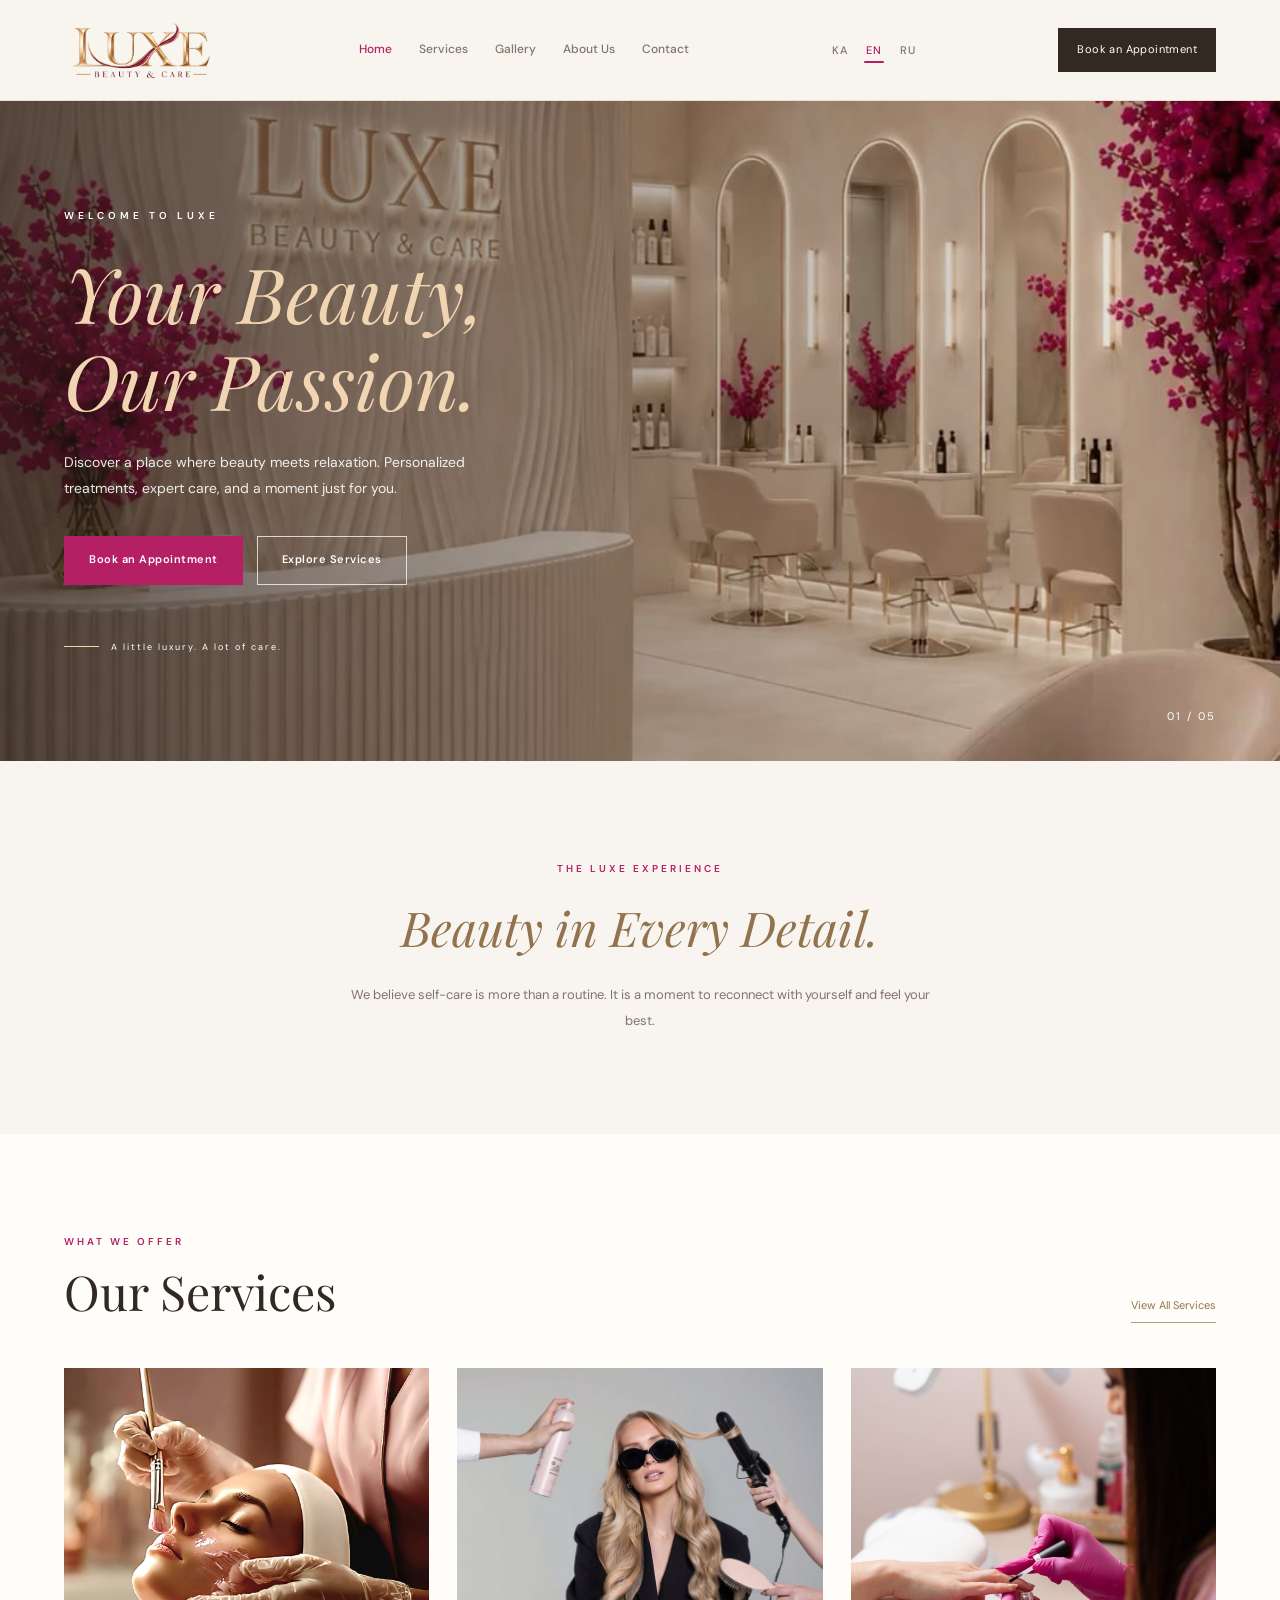
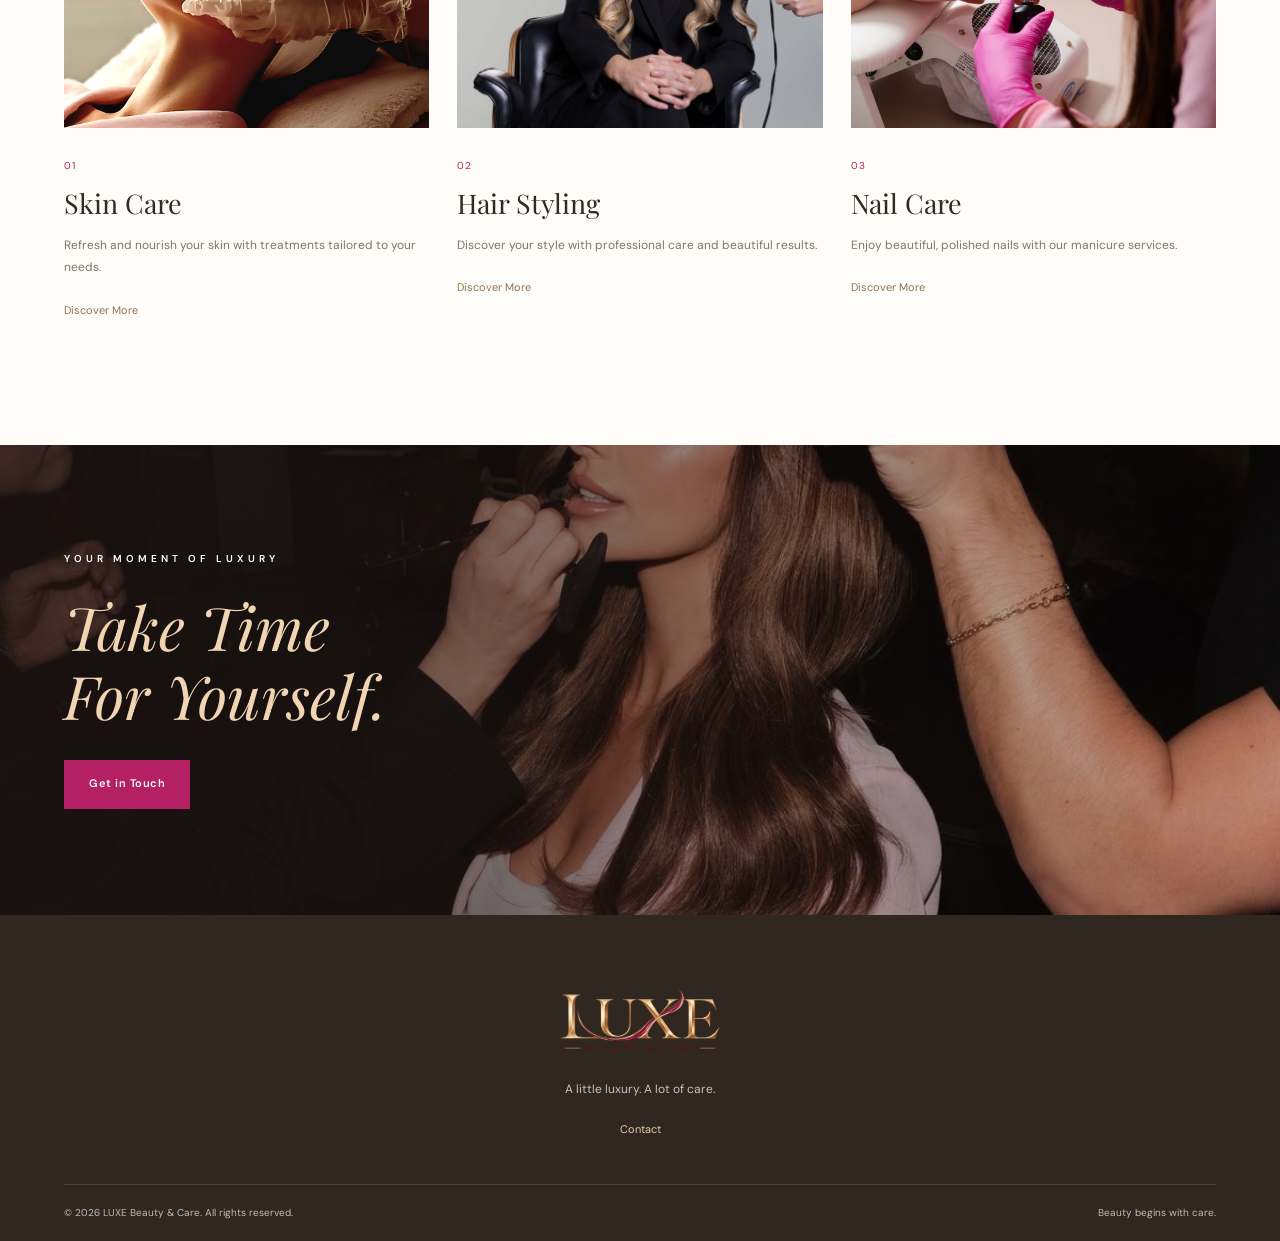
<file: index.html>
<!doctype html>
<html lang="en">
  <head>
    <meta charset="UTF-8" />
    <meta name="viewport" content="width=device-width, initial-scale=1.0" />

    <title>LUXE Beauty & Care | Beauty Salon</title>

    <meta
      name="description"
      content="Discover beauty, elegance and professional care at LUXE Beauty & Care."
    />

    <link rel="stylesheet" href="css/style.css" />
    <script src="js/script.js" defer></script>
  </head>

  <body>
    <!-- HEADER -->
    <header class="header">
      <div class="container navbar">
        <a href="index.html" class="logo">
          <img src="images/logo.png" alt="LUXE Beauty & Care" />
        </a>

        <nav class="nav-links">
          <a href="index.html" class="active" data-i18n="navHome">Home</a>
          <a href="services.html" data-i18n="navServices">Services</a>
          <a href="gallery.html" data-i18n="navGallery">Gallery</a>
          <a href="about.html" data-i18n="navAbout">About Us</a>
          <a href="contact.html" data-i18n="navContact">Contact</a>
        </nav>

        <div class="language-switcher" aria-label="Choose language">
          <button type="button" data-lang="ka" aria-label="ქართული">KA</button>
          <button type="button" data-lang="en" aria-label="English">EN</button>
          <button type="button" data-lang="ru" aria-label="Русский">RU</button>
        </div>

        <a href="contact.html" class="nav-button" data-i18n="navBook">
          Book an Appointment
        </a>
      </div>
    </header>

    <!-- HERO SECTION -->
    <main>
      <section class="hero">
        <div class="hero-image">
          <img
            src="images/salon-interior.jpg"
            alt="Elegant interior of LUXE Beauty & Care salon"
          />
        </div>

        <div class="hero-overlay"></div>

        <div class="hero-content">
          <p class="eyebrow" data-i18n="heroEyebrow">
            YOUR BEAUTY, OUR PASSION
          </p>

          <h1>
            <span class="hero-title-first" data-i18n="heroTitleFirst">
              Discover Your
            </span>
            <span data-i18n="heroTitleSecond">Natural Beauty</span>
          </h1>

          <p class="hero-description" data-i18n="heroDescription">
            Experience exceptional beauty services in an atmosphere of elegance,
            comfort and care.
          </p>

          <div class="hero-buttons">
            <a href="contact.html" class="button-primary" data-i18n="heroBook">
              Book Your Visit
            </a>

            <a
              href="services.html"
              class="button-secondary"
              data-i18n="heroExplore"
            >
              Explore Services
            </a>
          </div>

          <div class="hero-note">
            <span class="note-line"></span>
            <span data-i18n="heroNote">BEAUTY • CONFIDENCE • CARE</span>
          </div>
        </div>

        <div class="hero-number">01 / 05</div>
      </section>

      <!-- INTRODUCTION -->
      <section class="intro section-padding">
        <div class="section-label" data-i18n="introLabel">WELCOME TO LUXE</div>

        <h2>
          <span class="intro-title-first" data-i18n="introTitleFirst">
            Beauty is an experience.
          </span>
          <span data-i18n="introTitleSecond">Make it yours.</span>
        </h2>

        <p data-i18n="introDescription">
          From personalized skincare to beautiful hair and perfectly polished
          nails, discover services designed to help you feel your best.
        </p>
      </section>

      <!-- SERVICES PREVIEW -->
      <section class="services-preview section-padding" id="services">
        <div class="section-heading">
          <div>
            <div class="section-label" data-i18n="servicesLabel">
              WHAT WE OFFER
            </div>
            <h2 data-i18n="servicesTitle">Our Services</h2>
          </div>

          <a href="services.html" class="text-link" data-i18n="servicesViewAll">
            View All Services ↗
          </a>
        </div>

        <div class="services-grid">
          <article class="service-card">
            <div class="service-image">
              <img
                src="images/facial-treatment.jpg"
                alt="Professional facial treatment"
                loading="lazy"
              />
            </div>

            <div class="service-info">
              <span>01</span>
              <h3 data-i18n="skinCareTitle">Skin Care</h3>
              <p data-i18n="skinCareDescription">
                Personalized care for radiant-looking skin.
              </p>
              <a href="services.html" data-i18n="discoverMore">
                Discover More ↗
              </a>
            </div>
          </article>

          <article class="service-card">
            <div class="service-image">
              <img
                src="images/hair-styling.jpg"
                alt="Professional hair styling"
                loading="lazy"
              />
            </div>

            <div class="service-info">
              <span>02</span>
              <h3 data-i18n="hairStylingTitle">Hair Styling</h3>
              <p data-i18n="hairStylingDescription">
                Beautiful styles made for your personality.
              </p>
              <a href="services.html" data-i18n="discoverMore">
                Discover More ↗
              </a>
            </div>
          </article>

          <article class="service-card">
            <div class="service-image">
              <img
                src="images/nail-care.jpg"
                alt="Professional nail care"
                loading="lazy"
              />
            </div>

            <div class="service-info">
              <span>03</span>
              <h3 data-i18n="nailCareTitle">Nail Care</h3>
              <p data-i18n="nailCareDescription">
                Thoughtful details and polished finishes.
              </p>
              <a href="services.html" data-i18n="discoverMore">
                Discover More ↗
              </a>
            </div>
          </article>
        </div>
      </section>

      <!-- BEAUTY BANNER -->
      <section class="beauty-banner">
        <img
          src="images/hair-makeup.jpg"
          alt="Professional beauty styling"
          loading="lazy"
        />

        <div class="beauty-banner-overlay"></div>

        <div class="beauty-banner-content">
          <p class="eyebrow" data-i18n="bannerEyebrow">YOUR MOMENT OF LUXURY</p>

          <h2>
            <span class="banner-title-first" data-i18n="bannerTitleFirst">
              Take time for
            </span>
            <span data-i18n="bannerTitleSecond">yourself.</span>
          </h2>

          <a href="contact.html" class="button-primary" data-i18n="getInTouch">
            Get in Touch
          </a>
        </div>
      </section>
    </main>

    <!-- FOOTER -->
    <footer class="footer">
      <div class="footer-main">
        <a href="index.html" class="footer-logo">
          <img src="images/logo.png" alt="LUXE Beauty & Care" />
        </a>

        <p data-i18n="footerTagline">A little luxury. A lot of care.</p>

        <a href="contact.html" class="footer-link" data-i18n="footerContact">
          Contact & Appointments ↗
        </a>
      </div>

      <div class="footer-bottom">
        <p data-i18n="copyright">
          © 2026 LUXE Beauty & Care. All rights reserved.
        </p>
        <p data-i18n="footerMotto">Beauty • Confidence • Care</p>
      </div>
    </footer>
  </body>
</html>
</file>
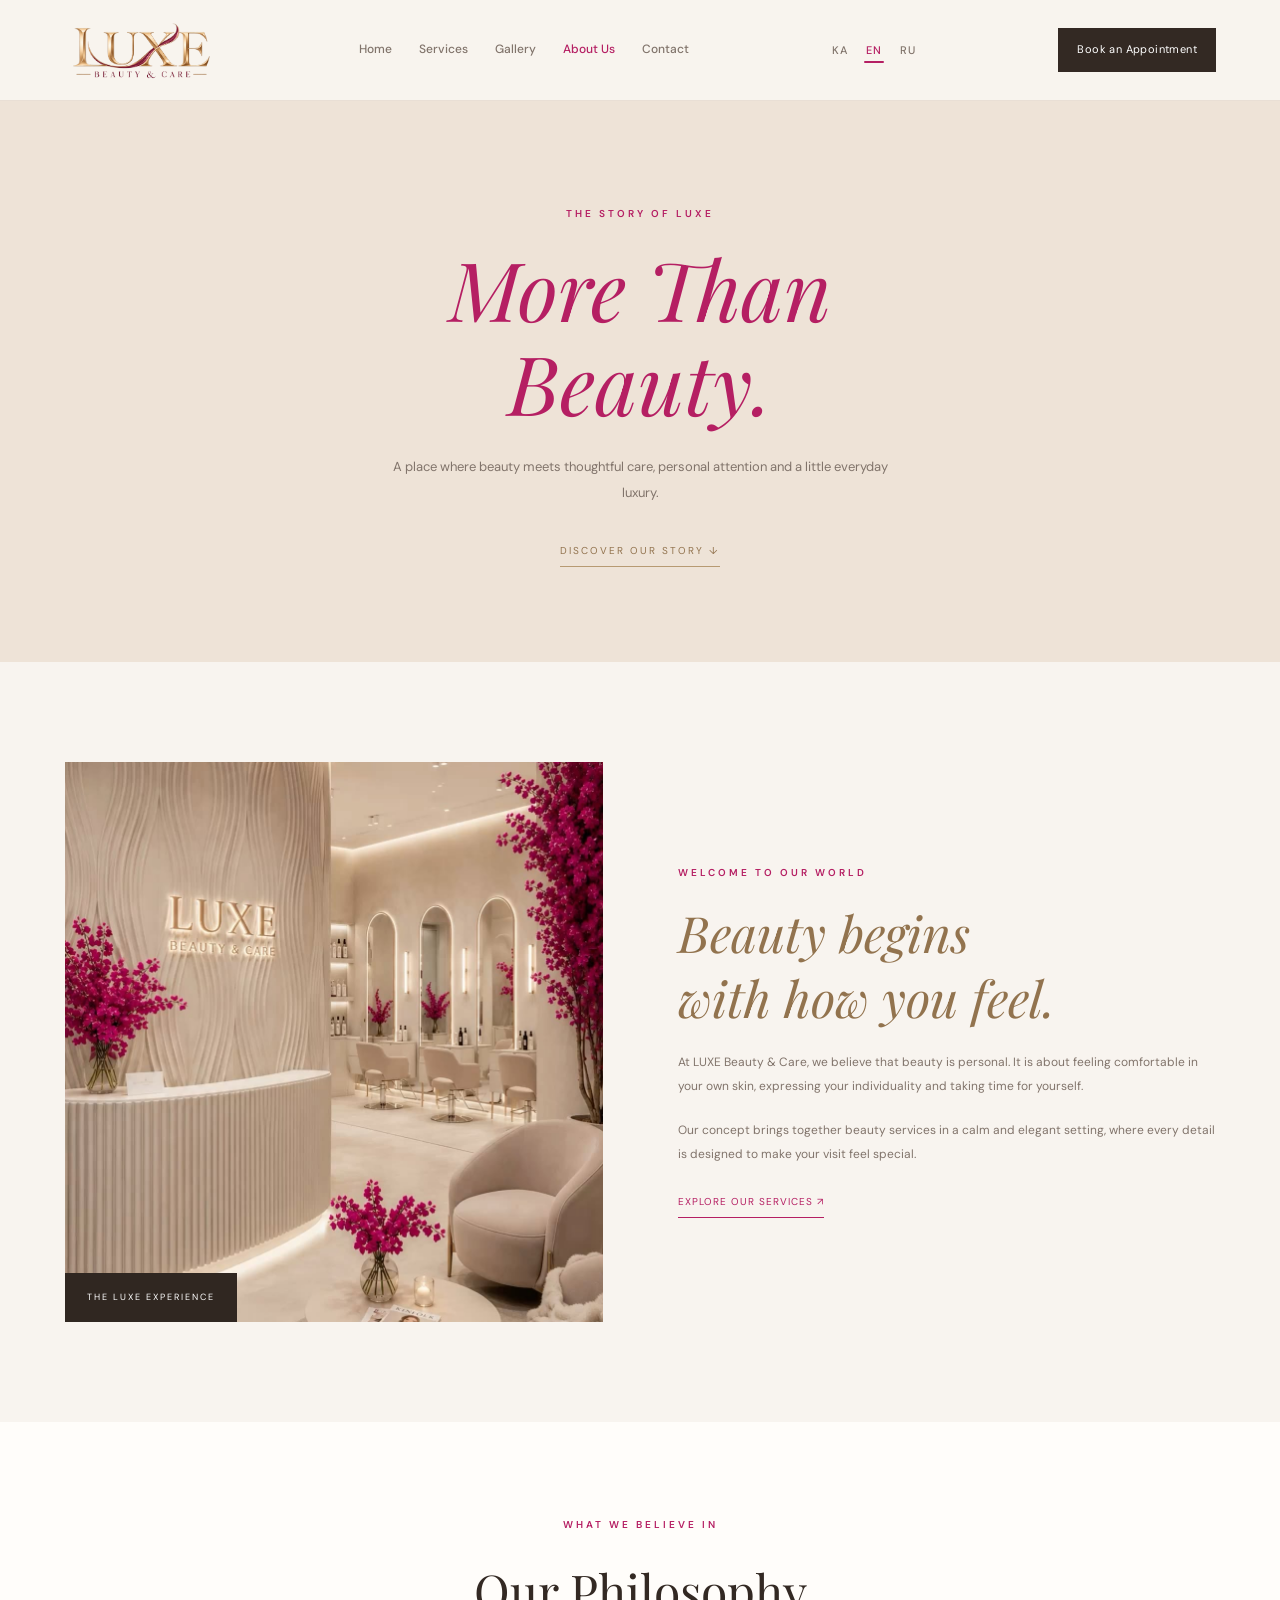
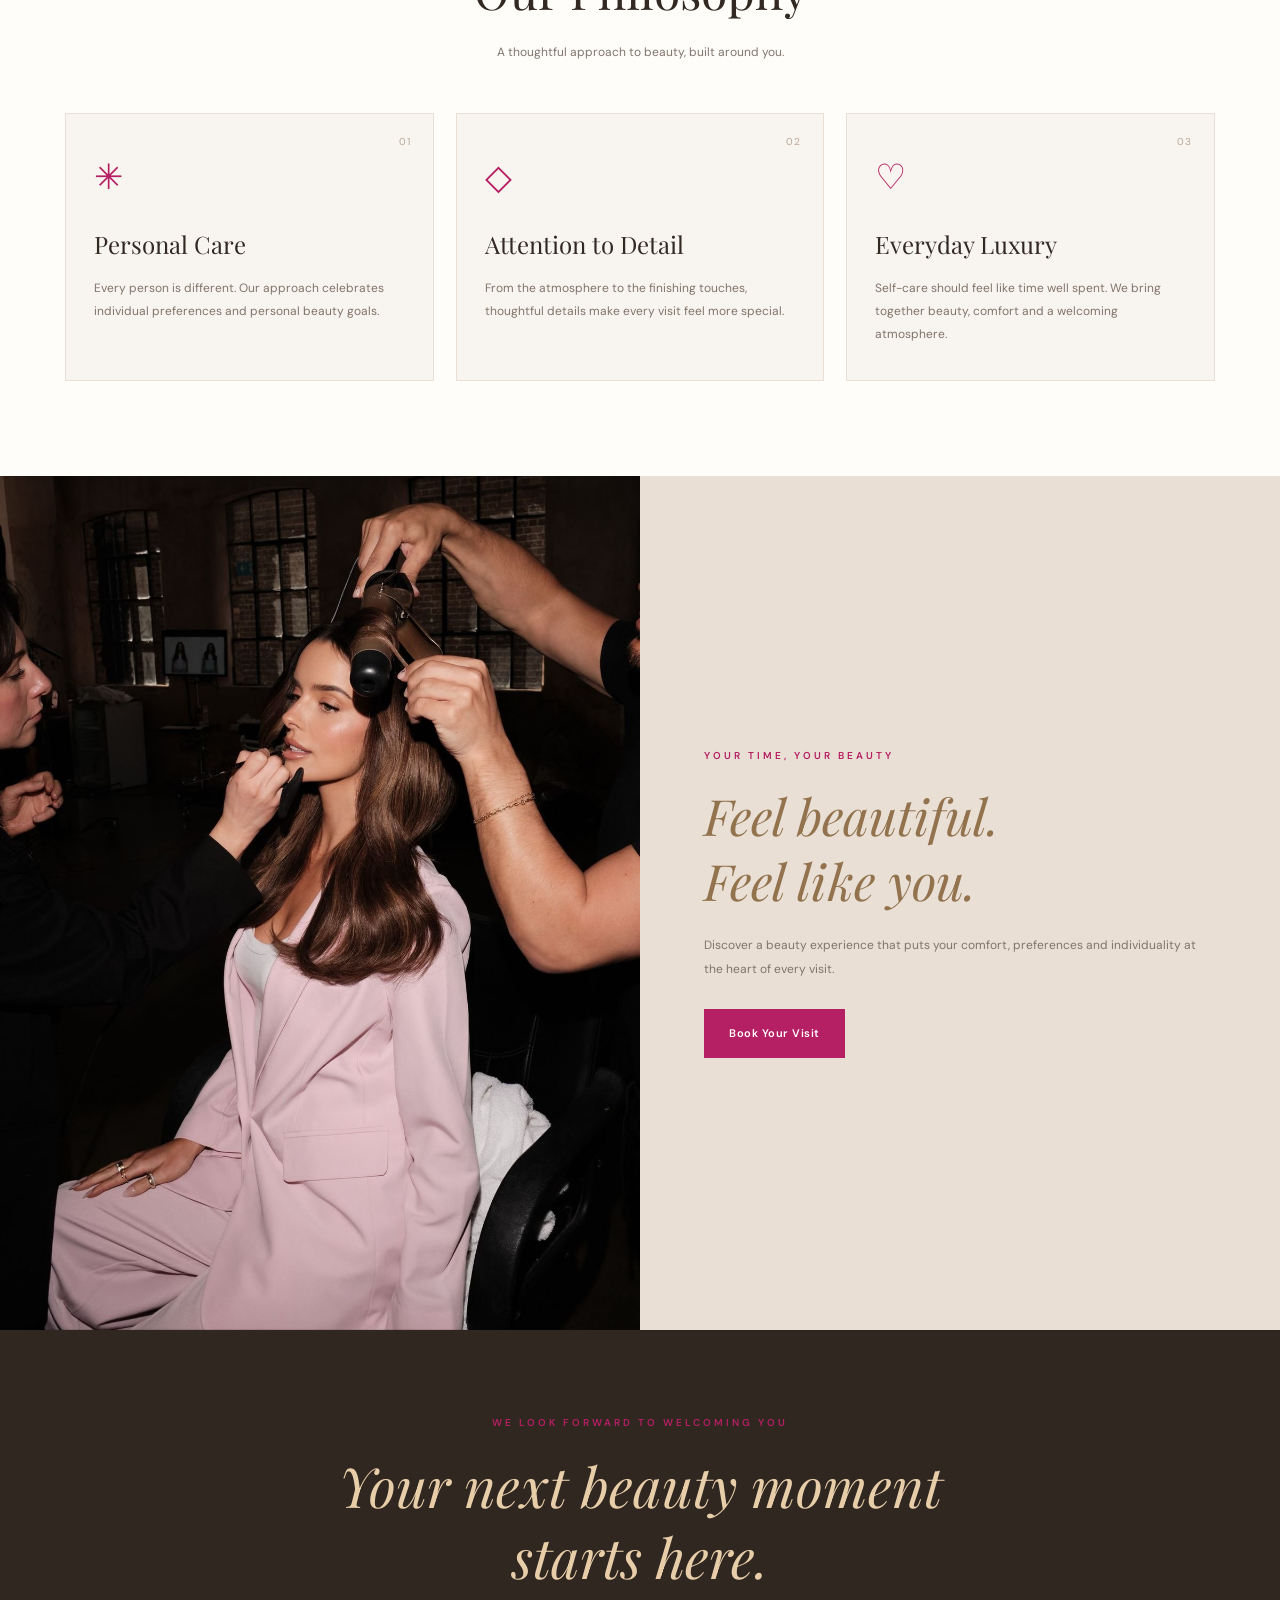
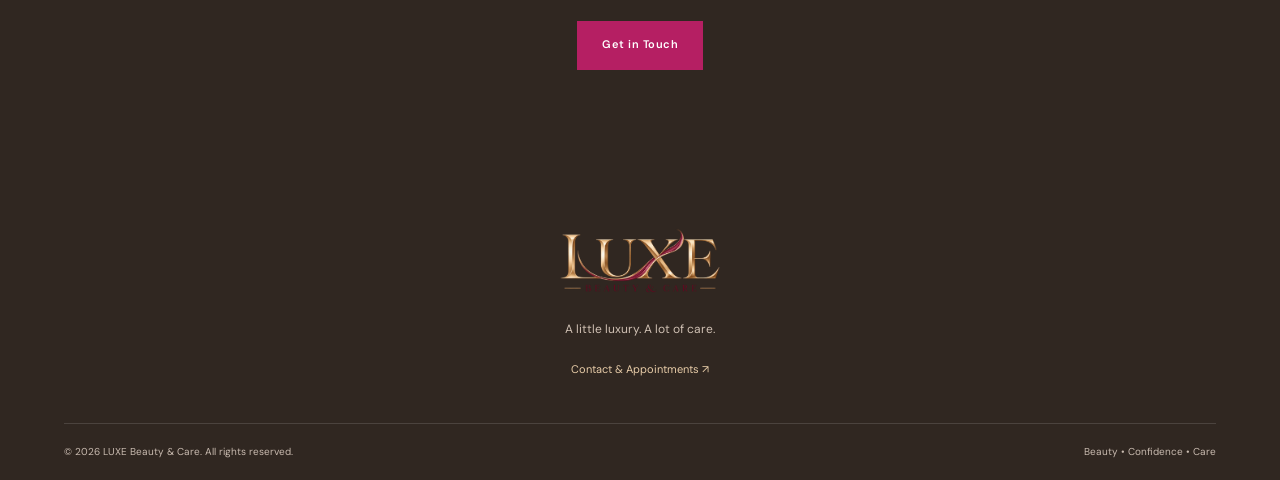
<file: about.html>
<!doctype html>
<html lang="en">
  <head>
    <meta charset="UTF-8" />
    <meta name="viewport" content="width=device-width, initial-scale=1.0" />

    <title>About Us | LUXE Beauty & Care</title>

    <meta
      name="description"
      content="Discover the philosophy and beauty experience of LUXE Beauty & Care."
    />

    <link rel="stylesheet" href="css/style.css" />
    <link rel="stylesheet" href="css/about.css" />

    <script src="js/script.js" defer></script>
  </head>

  <body>
    <!-- HEADER -->
    <header class="header">
      <div class="container navbar">
        <a href="index.html" class="logo">
          <img src="images/logo.png" alt="LUXE Beauty & Care" />
        </a>

        <nav class="nav-links">
          <a href="index.html" data-i18n="navHome">Home</a>
          <a href="services.html" data-i18n="navServices">Services</a>
          <a href="gallery.html" data-i18n="navGallery">Gallery</a>
          <a href="about.html" class="active" data-i18n="navAbout">About Us</a>
          <a href="contact.html" data-i18n="navContact">Contact</a>
        </nav>

        <div class="language-switcher">
          <button type="button" data-lang="ka" aria-label="ქართული">KA</button>
          <button type="button" data-lang="en" aria-label="English">EN</button>
          <button type="button" data-lang="ru" aria-label="Русский">RU</button>
        </div>

        <a href="contact.html" class="nav-button" data-i18n="navBook">
          Book an Appointment
        </a>
      </div>
    </header>

    <main>
      <!-- PAGE INTRO -->
      <section class="about-hero">
        <p class="section-label" data-i18n="aboutHeroLabel">
          THE STORY OF LUXE
        </p>

        <h1>
          <span data-i18n="aboutHeroFirst">More Than</span>
          <span data-i18n="aboutHeroSecond">Beauty.</span>
        </h1>

        <p data-i18n="aboutHeroDescription">
          A place where beauty meets thoughtful care, personal attention and a
          little everyday luxury.
        </p>

        <a href="#our-story" class="about-scroll" data-i18n="aboutScroll">
          DISCOVER OUR STORY ↓
        </a>
      </section>

      <!-- OUR STORY -->
      <section class="about-story section-padding" id="our-story">
        <div class="about-story-image">
          <img
            src="images/salon-interior.jpg"
            alt="Elegant interior of LUXE Beauty & Care"
            loading="lazy"
          />
          <div class="image-caption">
            <span data-i18n="aboutImageCaption">THE LUXE EXPERIENCE</span>
          </div>
        </div>

        <div class="about-story-content">
          <p class="section-label" data-i18n="aboutStoryLabel">
            WELCOME TO OUR WORLD
          </p>

          <h2>
            <span data-i18n="aboutStoryTitleFirst">Beauty begins</span>
            <span data-i18n="aboutStoryTitleSecond">with how you feel.</span>
          </h2>

          <p data-i18n="aboutStoryParagraph1">
            At LUXE Beauty & Care, we believe that beauty is personal. It is
            about feeling comfortable in your own skin, expressing your
            individuality and taking time for yourself.
          </p>

          <p data-i18n="aboutStoryParagraph2">
            Our concept brings together beauty services in a calm and elegant
            setting, where every detail is designed to make your visit feel
            special.
          </p>

          <a
            href="services.html"
            class="about-text-link"
            data-i18n="aboutServicesLink"
          >
            EXPLORE OUR SERVICES ↗
          </a>
        </div>
      </section>

      <!-- OUR PHILOSOPHY -->
      <section class="about-philosophy">
        <div class="philosophy-heading">
          <p class="section-label" data-i18n="aboutPhilosophyLabel">
            WHAT WE BELIEVE IN
          </p>

          <h2 data-i18n="aboutPhilosophyTitle">Our Philosophy</h2>

          <p data-i18n="aboutPhilosophyDescription">
            A thoughtful approach to beauty, built around you.
          </p>
        </div>

        <div class="philosophy-grid">
          <article class="philosophy-card">
            <span class="philosophy-number">01</span>
            <div class="philosophy-icon">✳</div>

            <h3 data-i18n="aboutCard1Title">Personal Care</h3>

            <p data-i18n="aboutCard1Description">
              Every person is different. Our approach celebrates individual
              preferences and personal beauty goals.
            </p>
          </article>

          <article class="philosophy-card">
            <span class="philosophy-number">02</span>
            <div class="philosophy-icon">◇</div>

            <h3 data-i18n="aboutCard2Title">Attention to Detail</h3>

            <p data-i18n="aboutCard2Description">
              From the atmosphere to the finishing touches, thoughtful details
              make every visit feel more special.
            </p>
          </article>

          <article class="philosophy-card">
            <span class="philosophy-number">03</span>
            <div class="philosophy-icon">♡</div>

            <h3 data-i18n="aboutCard3Title">Everyday Luxury</h3>

            <p data-i18n="aboutCard3Description">
              Self-care should feel like time well spent. We bring together
              beauty, comfort and a welcoming atmosphere.
            </p>
          </article>
        </div>
      </section>

      <!-- BEAUTY MOMENT -->
      <section class="about-beauty">
        <div class="about-beauty-image">
          <img
            src="images/hair-makeup.jpg"
            alt="Professional beauty styling"
            loading="lazy"
          />
        </div>

        <div class="about-beauty-content">
          <p class="section-label" data-i18n="aboutBeautyLabel">
            YOUR TIME, YOUR BEAUTY
          </p>

          <h2>
            <span data-i18n="aboutBeautyTitleFirst">Feel beautiful.</span>
            <span data-i18n="aboutBeautyTitleSecond">Feel like you.</span>
          </h2>

          <p data-i18n="aboutBeautyDescription">
            Discover a beauty experience that puts your comfort, preferences and
            individuality at the heart of every visit.
          </p>

          <a
            href="contact.html"
            class="button-primary"
            data-i18n="aboutBookButton"
          >
            Book Your Visit
          </a>
        </div>
      </section>

      <!-- FINAL CTA -->
      <section class="about-cta">
        <p class="section-label" data-i18n="aboutCtaLabel">
          WE LOOK FORWARD TO WELCOMING YOU
        </p>

        <h2>
          <span data-i18n="aboutCtaTitleFirst">Your next beauty moment</span>
          <span data-i18n="aboutCtaTitleSecond">starts here.</span>
        </h2>

        <a
          href="contact.html"
          class="button-primary"
          data-i18n="aboutContactButton"
        >
          Get in Touch
        </a>
      </section>
    </main>

    <!-- FOOTER -->
    <footer class="footer">
      <div class="footer-main">
        <a href="index.html" class="footer-logo">
          <img src="images/logo.png" alt="LUXE Beauty & Care" />
        </a>

        <p data-i18n="footerTagline">A little luxury. A lot of care.</p>

        <a
          href="contact.html"
          class="footer-link"
          data-i18n="aboutFooterContact"
        >
          Contact & Appointments ↗
        </a>
      </div>

      <div class="footer-bottom">
        <p data-i18n="copyright">
          © 2026 LUXE Beauty & Care. All rights reserved.
        </p>
        <p data-i18n="aboutFooterMotto">Beauty • Confidence • Care</p>
      </div>
    </footer>
  </body>
</html>
</file>
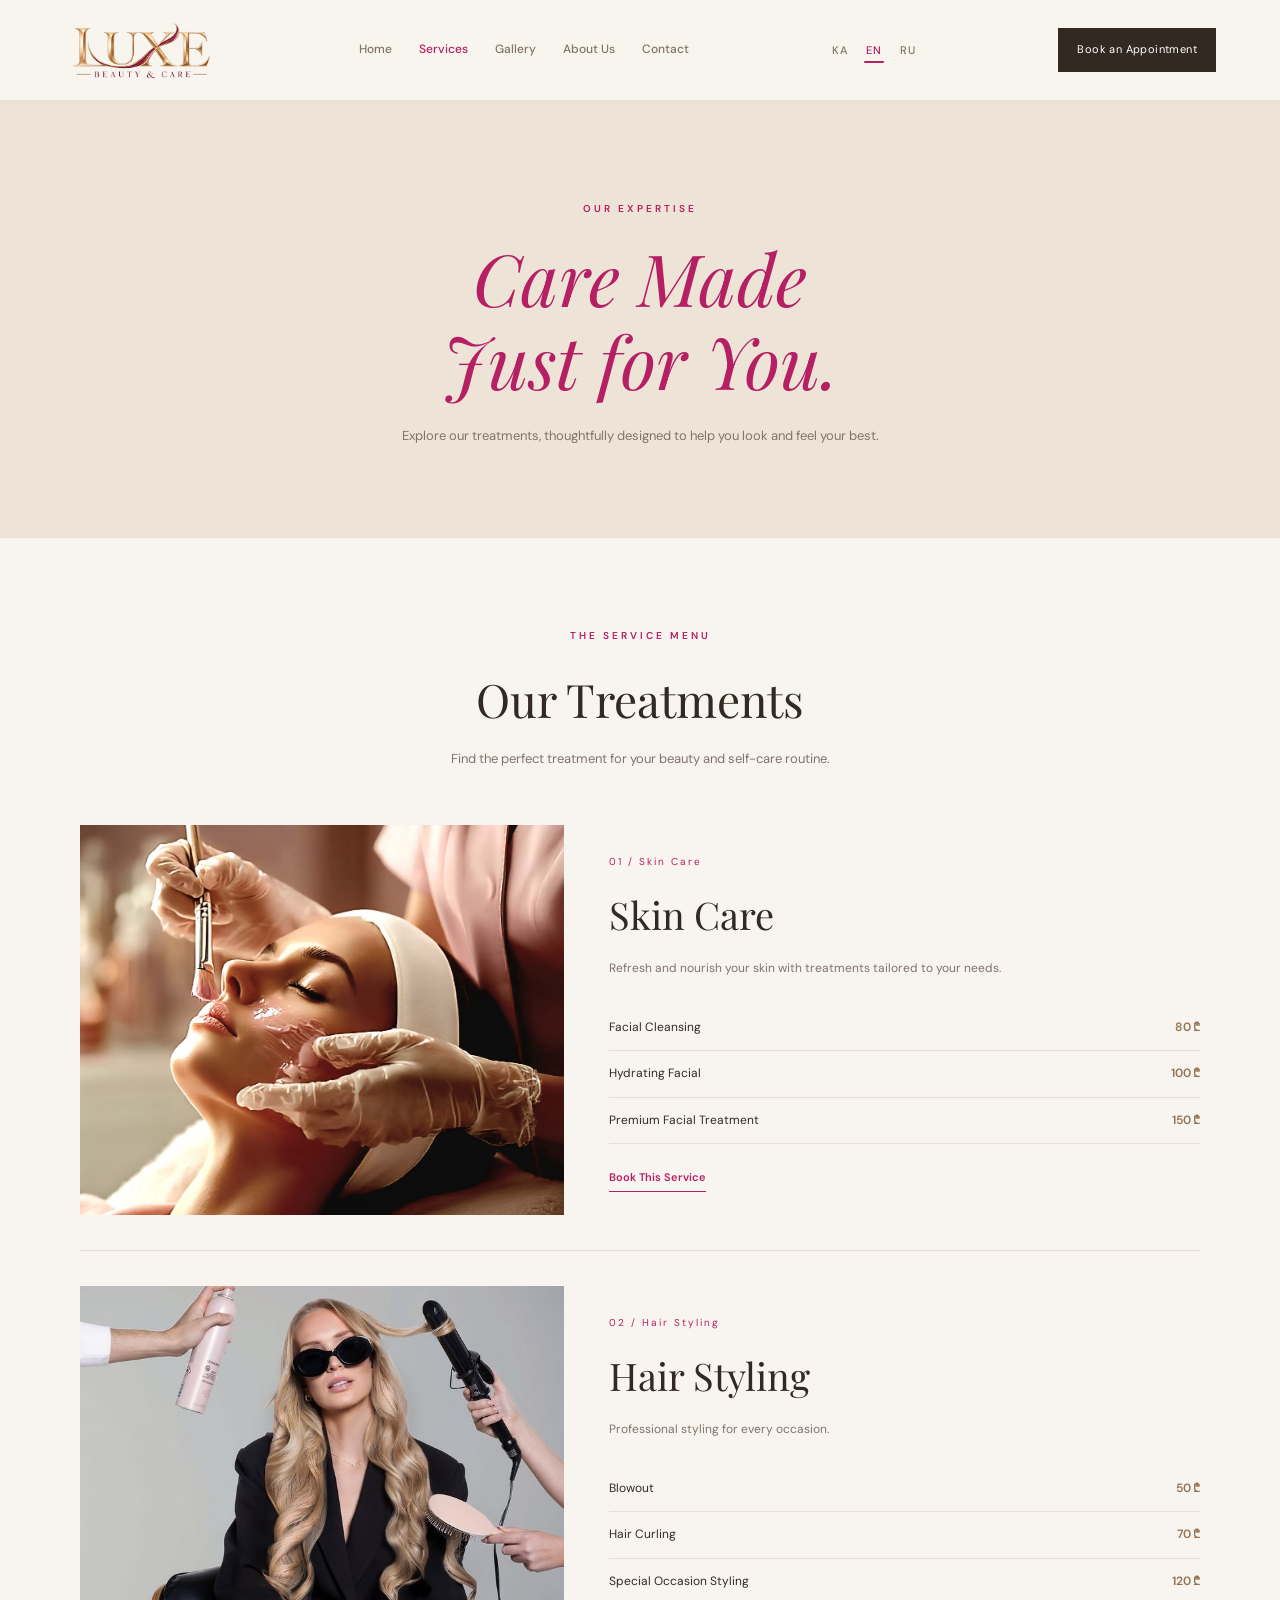
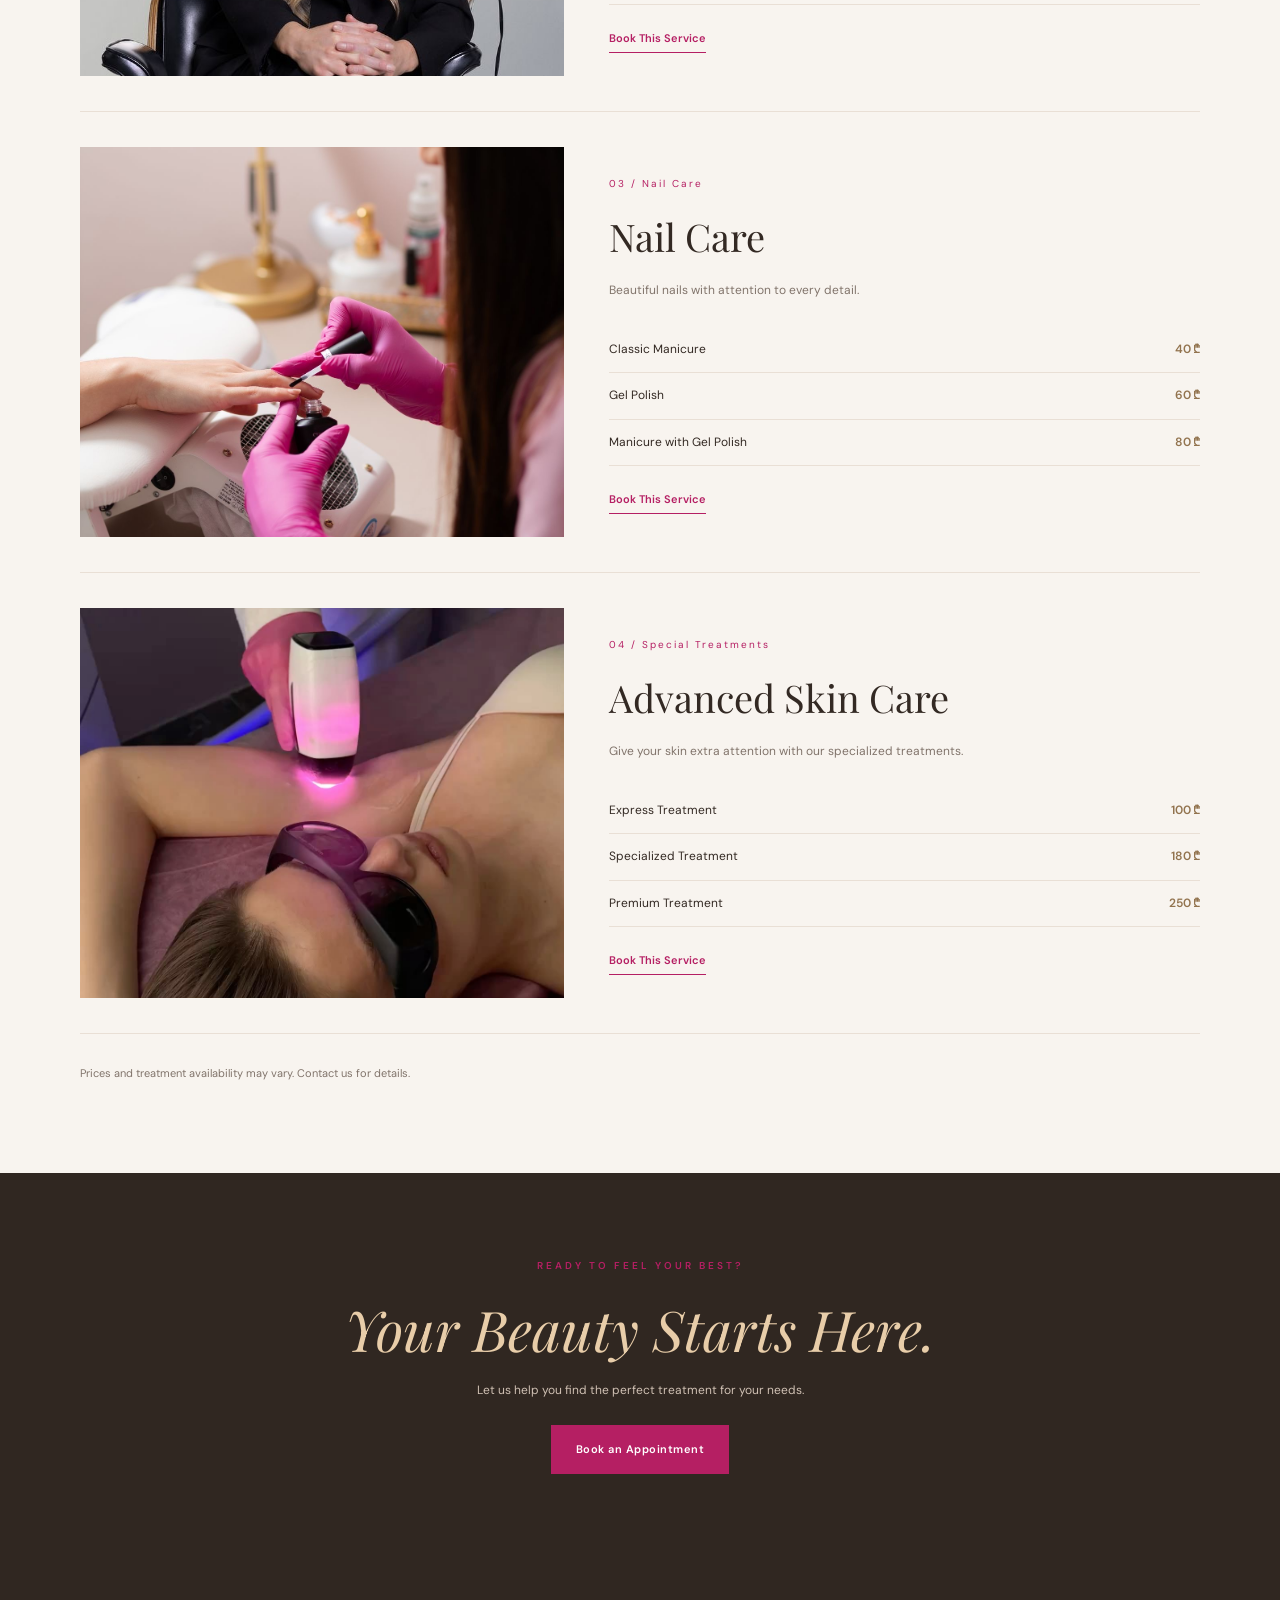
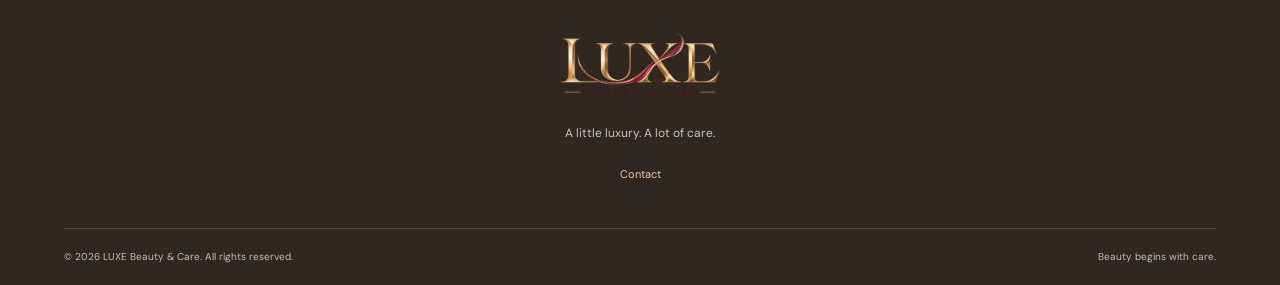
<file: services.html>
<!doctype html>
<html lang="en">
  <head>
    <meta charset="UTF-8" />
    <meta name="viewport" content="width=device-width, initial-scale=1.0" />

    <title>Our Services | LUXE Beauty & Care</title>

    <meta
      name="description"
      content="Explore beauty and personal care services at LUXE Beauty & Care."
    />

    <link rel="stylesheet" href="css/style.css" />
    <link rel="stylesheet" href="css/services.css" />
    <script src="js/script.js" defer></script>
  </head>

  <body>
    <!-- HEADER -->
    <header class="header">
      <div class="container navbar">
        <a href="index.html" class="logo">
          <img src="images/logo.png" alt="LUXE Beauty & Care" />
        </a>

        <nav class="nav-links">
          <a href="index.html" data-i18n="navHome">Home</a>
          <a href="services.html" class="active" data-i18n="navServices"
            >Services</a
          >
          <a href="gallery.html" data-i18n="navGallery">Gallery</a>
          <a href="about.html" data-i18n="navAbout">About Us</a>
          <a href="contact.html" data-i18n="navContact">Contact</a>
        </nav>

        <div class="language-switcher" aria-label="Choose language">
          <button type="button" data-lang="ka" aria-label="ქართული">KA</button>
          <button type="button" data-lang="en" aria-label="English">EN</button>
          <button type="button" data-lang="ru" aria-label="Русский">RU</button>
        </div>

        <a href="contact.html" class="nav-button" data-i18n="navBook">
          Book an Appointment
        </a>
      </div>
    </header>

    <!-- PAGE HERO -->
    <main>
      <section class="services-hero">
        <p class="section-label" data-i18n="servicesHeroLabel">
          THE LUXE EXPERIENCE
        </p>

        <h1>
          <span class="services-title-first" data-i18n="servicesHeroFirst"
            >Our Beauty</span
          >
          <span data-i18n="servicesHeroSecond">Services</span>
        </h1>

        <p data-i18n="servicesHeroDescription">
          Thoughtful treatments, beautiful details and personalized care — all
          in one place.
        </p>
      </section>

      <!-- SERVICE CATEGORIES -->
      <section class="service-menu">
        <div class="service-menu-heading">
          <p class="section-label" data-i18n="serviceMenuLabel">
            DISCOVER YOUR FAVORITES
          </p>
          <h2 data-i18n="serviceMenuTitle">Designed Around You</h2>
          <p data-i18n="serviceMenuDescription">
            Explore our selection of beauty and care services.
          </p>
        </div>

        <div class="service-list">
          <!-- SKIN CARE -->
          <article class="service-item">
            <div class="service-item-image">
              <img
                src="images/facial-treatment.jpg"
                alt="Facial skincare treatment"
                loading="lazy"
              />
            </div>

            <div class="service-item-content">
              <span class="service-number"
                >01 / <span data-i18n="categorySkin">SKIN</span></span
              >

              <h3 data-i18n="skinCareTitle">Skin Care</h3>

              <p data-i18n="skinCareDescription">
                Personalized facial care for a fresh, hydrated and
                radiant-looking complexion.
              </p>

              <div class="price-row">
                <span data-i18n="facialCleansing">Facial Cleansing</span>
                <span>80 ₾</span>
              </div>

              <div class="price-row">
                <span data-i18n="hydratingFacial">Hydrating Facial</span>
                <span>100 ₾</span>
              </div>

              <div class="price-row">
                <span data-i18n="premiumFacial">Premium Facial Care</span>
                <span>150 ₾</span>
              </div>

              <a
                href="contact.html"
                class="service-book"
                data-i18n="bookThisService"
              >
                Book This Service ↗
              </a>
            </div>
          </article>

          <!-- HAIR -->
          <article class="service-item">
            <div class="service-item-image">
              <img
                src="images/hair-styling.jpg"
                alt="Professional hair styling"
                loading="lazy"
              />
            </div>

            <div class="service-item-content">
              <span class="service-number"
                >02 / <span data-i18n="categoryHair">HAIR</span></span
              >

              <h3 data-i18n="hairStylingTitle">Hair Styling</h3>

              <p data-i18n="hairServiceDescription">
                Effortless elegance, beautiful curls and styles tailored to your
                occasion.
              </p>

              <div class="price-row">
                <span data-i18n="blowout">Blowout</span>
                <span>50 ₾</span>
              </div>

              <div class="price-row">
                <span data-i18n="hairCurling">Hair Curling</span>
                <span>70 ₾</span>
              </div>

              <div class="price-row">
                <span data-i18n="specialOccasionStyling"
                  >Special Occasion Styling</span
                >
                <span>120 ₾</span>
              </div>

              <a
                href="contact.html"
                class="service-book"
                data-i18n="bookThisService"
              >
                Book This Service ↗
              </a>
            </div>
          </article>

          <!-- NAILS -->
          <article class="service-item">
            <div class="service-item-image">
              <img
                src="images/nail-care.jpg"
                alt="Professional manicure"
                loading="lazy"
              />
            </div>

            <div class="service-item-content">
              <span class="service-number"
                >03 / <span data-i18n="categoryNails">NAILS</span></span
              >

              <h3 data-i18n="nailCareTitle">Nail Care</h3>

              <p data-i18n="nailServiceDescription">
                Refined nail care with a polished, elegant finish.
              </p>

              <div class="price-row">
                <span data-i18n="classicManicure">Classic Manicure</span>
                <span>40 ₾</span>
              </div>

              <div class="price-row">
                <span data-i18n="gelPolish">Gel Polish</span>
                <span>60 ₾</span>
              </div>

              <div class="price-row">
                <span data-i18n="manicureGel">Manicure & Gel Polish</span>
                <span>80 ₾</span>
              </div>

              <a
                href="contact.html"
                class="service-book"
                data-i18n="bookThisService"
              >
                Book This Service ↗
              </a>
            </div>
          </article>

          <!-- ADVANCED SKIN TREATMENTS -->
          <article class="service-item">
            <div class="service-item-image">
              <img
                src="images/skin-treatment.jpg"
                alt="Advanced cosmetic skin treatment"
                loading="lazy"
              />
            </div>

            <div class="service-item-content">
              <span class="service-number"
                >04 /
                <span data-i18n="categoryAdvanced">ADVANCED CARE</span></span
              >

              <h3 data-i18n="advancedSkinTitle">Advanced Skin Treatments</h3>

              <p data-i18n="advancedSkinDescription">
                A selection of cosmetic treatments tailored to individual skin
                needs.
              </p>

              <div class="price-row">
                <span data-i18n="expressTreatment">Express Skin Treatment</span>
                <span>100 ₾</span>
              </div>

              <div class="price-row">
                <span data-i18n="specializedTreatment"
                  >Specialized Treatment</span
                >
                <span>180 ₾</span>
              </div>

              <div class="price-row">
                <span data-i18n="premiumTreatment">Premium Treatment</span>
                <span>250 ₾</span>
              </div>

              <a
                href="contact.html"
                class="service-book"
                data-i18n="bookThisService"
              >
                Book This Service ↗
              </a>
            </div>
          </article>
        </div>

        <p class="price-note" data-i18n="priceNote">
          * All prices shown are illustrative demo prices. Actual prices may
          vary depending on the service.
        </p>
      </section>

      <!-- CTA -->
      <section class="services-cta">
        <p class="section-label" data-i18n="servicesCtaLabel">
          YOUR MOMENT STARTS HERE
        </p>

        <h2>
          <span class="services-cta-first" data-i18n="servicesCtaFirst"
            >Ready for a little</span
          >
          <span data-i18n="servicesCtaSecond">luxury?</span>
        </h2>

        <p data-i18n="servicesCtaDescription">
          Get in touch to plan your next beauty appointment.
        </p>

        <a href="contact.html" class="button-primary" data-i18n="heroBook">
          Book Your Visit
        </a>
      </section>
    </main>

    <!-- FOOTER -->
    <footer class="footer">
      <div class="footer-main">
        <a href="index.html" class="footer-logo">
          <img src="images/logo.png" alt="LUXE Beauty & Care" />
        </a>

        <p data-i18n="footerTagline">A little luxury. A lot of care.</p>

        <a href="contact.html" class="footer-link" data-i18n="footerContact">
          Contact & Appointments ↗
        </a>
      </div>

      <div class="footer-bottom">
        <p data-i18n="copyright">
          © 2026 LUXE Beauty & Care. All rights reserved.
        </p>
        <p data-i18n="footerMotto">Beauty • Confidence • Care</p>
      </div>
    </footer>
  </body>
</html>
</file>
<file: css/style.css>
/* =========================
   1. GENERAL SETTINGS
========================= */

@import url("https://fonts.googleapis.com/css2?family=DM+Sans:wght@400;500;600;700&family=Playfair+Display:wght@400;500;600;700&display=swap");

:root {
  --cream: #f8f4ef;
  --white: #ffffff;
  --gold: #b79a72;
  --gold-dark: #92734e;
  --pink: #b51f63;
  --text: #332923;
  --muted: #81746b;
  --border: #e9dfd5;
}

* {
  margin: 0;
  padding: 0;
  box-sizing: border-box;
}

html {
  scroll-behavior: smooth;
}

body {
  font-family: "DM Sans", sans-serif;
  color: var(--text);
  background: var(--cream);
  line-height: 1.6;
}

img {
  display: block;
  width: 100%;
}

a {
  color: inherit;
  text-decoration: none;
}

.container {
  width: min(1240px, 90%);
  margin: 0 auto;
}

.section-padding {
  padding: 100px 0;
}

/* =========================
   2. HEADER & NAVIGATION
========================= */

.header {
  width: 100%;
  background: rgba(248, 244, 239, 0.97);
  border-bottom: 1px solid var(--border);
  position: relative;
  z-index: 10;
}

.navbar {
  min-height: 100px;
  display: flex;
  align-items: center;
  justify-content: space-between;
  gap: 30px;
}

.logo {
  display: block;
  width: 155px;
  flex-shrink: 0;
}

.logo img {
  width: 100%;
  height: auto;
  object-fit: contain;
}

.nav-links {
  display: flex;
  align-items: center;
  gap: 27px;
}

.nav-links a {
  font-size: 12px;
  font-weight: 500;
  color: var(--muted);
  transition: color 0.3s ease;
}

.nav-links a:hover,
.nav-links a.active {
  color: var(--pink);
}

.nav-button {
  padding: 13px 19px;
  background: var(--text);
  color: var(--white);
  font-size: 11px;
  letter-spacing: 0.4px;
  transition: background 0.3s ease;
  white-space: nowrap;
}

.nav-button:hover {
  background: var(--pink);
}

/* =========================
   3. HERO SECTION
========================= */

.hero {
  min-height: 660px;
  position: relative;
  display: flex;
  align-items: center;
  overflow: hidden;
  background: #b8a08b;
  color: var(--white);
}

.hero-image,
.hero-overlay {
  position: absolute;
  inset: 0;
}

.hero-image img {
  width: 100%;
  height: 100%;
  object-fit: cover;
  object-position: center 48%;
}

.hero-overlay {
  background: linear-gradient(
    90deg,
    rgba(34, 24, 20, 0.68) 0%,
    rgba(34, 24, 20, 0.35) 46%,
    rgba(34, 24, 20, 0.05) 100%
  );
}

.hero-content {
  position: relative;
  z-index: 2;
  width: min(1240px, 90%);
  margin: 0 auto;
  padding: 90px 0;
  max-width: 1240px;
}

.eyebrow {
  font-size: 10px;
  font-weight: 600;
  letter-spacing: 4px;
  margin-bottom: 25px;
}

.hero h1,
.beauty-banner h2 {
  font-family: "Playfair Display", serif;
  font-size: clamp(44px, 6vw, 76px);
  line-height: 1.15;
  font-weight: 400;
  max-width: 650px;
}

.hero h1 span,
.beauty-banner h2 span {
  display: block;
  font-style: italic;
  color: #f1d5b2;
}

.hero-description {
  max-width: 430px;
  margin-top: 25px;
  color: rgba(255, 255, 255, 0.9);
  font-size: 14px;
  line-height: 1.9;
}

.hero-buttons {
  display: flex;
  flex-wrap: wrap;
  gap: 14px;
  margin-top: 34px;
}

.button-primary,
.button-secondary {
  display: inline-flex;
  align-items: center;
  justify-content: center;
  min-height: 49px;
  padding: 14px 24px;
  font-size: 11px;
  font-weight: 600;
  letter-spacing: 0.5px;
  transition: all 0.3s ease;
}

.button-primary {
  background: var(--pink);
  color: var(--white);
  border: 1px solid var(--pink);
}

.button-primary:hover {
  background: #90184e;
  border-color: #90184e;
}

.button-secondary {
  border: 1px solid rgba(255, 255, 255, 0.75);
  color: var(--white);
}

.button-secondary:hover {
  background: var(--white);
  color: var(--text);
}

.hero-note {
  display: flex;
  align-items: center;
  gap: 12px;
  margin-top: 55px;
  font-size: 9px;
  letter-spacing: 2px;
}

.note-line {
  display: inline-block;
  width: 35px;
  height: 1px;
  background: #f1d5b2;
}

.hero-number {
  position: absolute;
  z-index: 2;
  right: 5%;
  bottom: 35px;
  font-size: 11px;
  letter-spacing: 2px;
}

/* =========================
   4. INTRODUCTION
========================= */

.intro {
  text-align: center;
  max-width: 900px;
  margin: 0 auto;
  padding-left: 25px;
  padding-right: 25px;
}

.section-label {
  color: var(--pink);
  font-size: 10px;
  font-weight: 600;
  letter-spacing: 3px;
  margin-bottom: 19px;
}

.intro h2,
.section-heading h2 {
  font-family: "Playfair Display", serif;
  font-weight: 400;
  font-size: clamp(32px, 4vw, 48px);
  line-height: 1.3;
}

.intro h2 span {
  color: var(--gold-dark);
  font-style: italic;
}

.intro > p {
  max-width: 590px;
  margin: 24px auto 0;
  font-size: 13px;
  line-height: 2;
  color: var(--muted);
}

/* =========================
   5. SERVICES
========================= */

.services-preview {
  background: #fffdfa;
  padding-left: 5%;
  padding-right: 5%;
}

.section-heading {
  display: flex;
  justify-content: space-between;
  align-items: end;
  gap: 25px;
  margin-bottom: 45px;
}

.section-heading .section-label {
  margin-bottom: 10px;
}

.text-link {
  font-size: 11px;
  color: var(--gold-dark);
  padding-bottom: 7px;
  border-bottom: 1px solid var(--gold);
}

.services-grid {
  display: grid;
  grid-template-columns: repeat(3, minmax(0, 1fr));
  gap: 28px;
}

.service-card {
  min-width: 0;
}

.service-image {
  height: 360px;
  overflow: hidden;
  background: #e9dfd5;
}

.service-image img {
  width: 100%;
  height: 100%;
  object-fit: cover;
  transition: transform 0.6s ease;
}

.service-card:hover .service-image img {
  transform: scale(1.04);
}

.service-info {
  padding: 23px 0;
}

.service-info > span {
  font-size: 10px;
  color: var(--pink);
  letter-spacing: 1px;
}

.service-info h3 {
  font-family: "Playfair Display", serif;
  font-size: 27px;
  font-weight: 400;
  margin-top: 6px;
}

.service-info p {
  font-size: 12px;
  line-height: 1.9;
  color: var(--muted);
  margin: 8px 0 17px;
}

.service-info a {
  font-size: 11px;
  color: var(--gold-dark);
}

.service-info a:hover {
  color: var(--pink);
}

/* =========================
   6. BEAUTY BANNER
========================= */

.beauty-banner {
  min-height: 470px;
  position: relative;
  overflow: hidden;
  display: flex;
  align-items: center;
  color: var(--white);
  background: #4a3730;
}

.beauty-banner > img {
  position: absolute;
  inset: 0;
  width: 100%;
  height: 100%;
  object-fit: cover;
  object-position: center 40%;
}

.beauty-banner-overlay {
  position: absolute;
  inset: 0;
  background: linear-gradient(
    90deg,
    rgba(31, 22, 20, 0.78),
    rgba(31, 22, 20, 0.15)
  );
}

.beauty-banner-content {
  position: relative;
  z-index: 2;
  width: min(1240px, 90%);
  margin: 0 auto;
  padding: 80px 0;
}

.beauty-banner h2 {
  font-size: clamp(38px, 5vw, 60px);
  max-width: 520px;
}

.beauty-banner .button-primary {
  margin-top: 30px;
}

/* =========================
   7. FOOTER
========================= */

.footer {
  background: #302721;
  color: var(--white);
  padding: 60px 5% 0;
}

.footer-main {
  display: flex;
  flex-direction: column;
  align-items: center;
  text-align: center;
  padding-bottom: 45px;
}

.footer-logo {
  display: block;
  width: 180px;
  margin-bottom: 15px;
}

.footer-logo img {
  width: 100%;
  height: auto;
}

.footer-main > p {
  color: #d0c1b4;
  font-size: 12px;
  margin-bottom: 22px;
}

.footer-link {
  font-size: 11px;
  color: #e8cda9;
}

.footer-bottom {
  border-top: 1px solid rgba(255, 255, 255, 0.13);
  padding: 20px 0;
  display: flex;
  align-items: center;
  justify-content: space-between;
  gap: 15px;
  color: #c9bbb0;
  font-size: 10px;
}

/* =========================
   8. RESPONSIVE DESIGN
========================= */

@media (max-width: 1050px) {
  .navbar {
    flex-wrap: wrap;
    padding: 20px 0;
    gap: 20px;
  }

  .nav-links {
    order: 3;
    width: 100%;
    justify-content: center;
    flex-wrap: wrap;
    gap: 20px;
  }

  .nav-button {
    margin-left: auto;
  }

  .hero {
    min-height: 600px;
  }

  .service-image {
    height: 300px;
  }
}

@media (max-width: 700px) {
  .container {
    width: 92%;
  }

  .section-padding {
    padding-top: 70px;
    padding-bottom: 70px;
  }

  .navbar {
    min-height: auto;
    gap: 14px;
  }

  .logo {
    width: 120px;
  }

  .nav-button {
    padding: 11px 12px;
    font-size: 9px;
  }

  .nav-links {
    gap: 12px 18px;
    justify-content: flex-start;
  }

  .nav-links a {
    font-size: 11px;
  }

  .hero {
    min-height: 610px;
    align-items: end;
  }

  .hero-image img {
    object-position: 54% center;
  }

  .hero-overlay {
    background: linear-gradient(
      0deg,
      rgba(30, 20, 17, 0.83) 0%,
      rgba(30, 20, 17, 0.4) 55%,
      rgba(30, 20, 17, 0.08) 100%
    );
  }

  .hero-content {
    width: 90%;
    padding: 80px 0 90px;
  }

  .hero h1 {
    font-size: clamp(40px, 11vw, 58px);
  }

  .hero-description {
    font-size: 13px;
    max-width: 350px;
  }

  .hero-note {
    margin-top: 35px;
    font-size: 8px;
  }

  .hero-number {
    bottom: 20px;
    font-size: 9px;
  }

  .intro h2 {
    font-size: 34px;
  }

  .section-heading {
    align-items: start;
    flex-direction: column;
    margin-bottom: 30px;
  }

  .services-grid {
    grid-template-columns: 1fr;
    gap: 20px;
  }

  .service-image {
    height: 380px;
  }

  .service-info {
    padding: 17px 0 25px;
  }

  .beauty-banner {
    min-height: 420px;
  }

  .beauty-banner > img {
    object-position: 60% center;
  }

  .beauty-banner-overlay {
    background: linear-gradient(
      0deg,
      rgba(31, 22, 20, 0.8),
      rgba(31, 22, 20, 0.15)
    );
  }

  .footer-bottom {
    flex-direction: column;
    text-align: center;
    line-height: 1.8;
  }
}

@media (max-width: 380px) {
  .logo {
    width: 100px;
  }

  .nav-button {
    font-size: 8px;
    padding: 10px;
  }

  .nav-links {
    gap: 10px 14px;
  }

  .hero-buttons {
    flex-direction: column;
    align-items: stretch;
    max-width: 260px;
  }

  .service-image {
    height: 320px;
  }
}

/* LUXE — Premium Language Switcher */

.language-switcher {
  display: flex;
  align-items: center;
  justify-content: center;
  gap: 14px;
  flex-shrink: 0;
}

.language-switcher button {
  position: relative;
  padding: 8px 2px;
  border: none;
  background: transparent;
  color: var(--muted);
  font-family: inherit;
  font-size: 11px;
  font-weight: 500;
  letter-spacing: 1px;
  cursor: pointer;
  transition: color 0.25s ease;
}

.language-switcher button:hover {
  color: var(--pink);
}

.language-switcher button.active {
  color: var(--pink);
  background: transparent;
  border: none;
}

.language-switcher button.active::after {
  content: "";
  position: absolute;
  left: 0;
  right: 0;
  bottom: 2px;
  height: 2px;
  background: var(--pink);
  border-radius: 2px;
}

.language-switcher button:focus-visible {
  outline: 1px solid var(--pink);
  outline-offset: 4px;
}

@media (max-width: 700px) {
  .language-switcher {
    gap: 10px;
  }

  .language-switcher button {
    padding: 8px 2px;
    font-size: 10px;
  }
}
</file>
<file: css/about.css>
/* =========================
   ABOUT PAGE
========================= */

.about-hero {
  padding: 105px 20px 95px;
  text-align: center;
  background: #eee3d7;
}

.about-hero h1 {
  font-family: "Playfair Display", serif;
  font-size: clamp(48px, 7vw, 82px);
  font-weight: 400;
  line-height: 1.15;
}

.about-hero h1 span {
  display: block;
  color: var(--pink);
  font-style: italic;
}

.about-hero > p:not(.section-label) {
  max-width: 530px;
  margin: 24px auto 30px;
  color: var(--muted);
  font-size: 13px;
  line-height: 2;
}

.about-scroll {
  display: inline-block;
  font-size: 10px;
  letter-spacing: 2px;
  padding-bottom: 7px;
  border-bottom: 1px solid var(--gold);
  color: var(--gold-dark);
}

/* STORY SECTION */

.about-story {
  width: min(1150px, 90%);
  margin: 0 auto;
  display: grid;
  grid-template-columns: 1fr 1fr;
  gap: 75px;
  align-items: center;
}

.about-story-image {
  position: relative;
  height: 560px;
  background: #e9dfd5;
}

.about-story-image img {
  width: 100%;
  height: 100%;
  object-fit: cover;
}

.image-caption {
  position: absolute;
  bottom: 0;
  left: 0;
  padding: 17px 22px;
  background: #302721;
  color: white;
  font-size: 9px;
  letter-spacing: 2px;
}

.about-story-content h2,
.about-beauty-content h2 {
  font-family: "Playfair Display", serif;
  font-size: clamp(35px, 4vw, 50px);
  line-height: 1.3;
  font-weight: 400;
}

.about-story-content h2 span,
.about-beauty-content h2 span {
  display: block;
  color: var(--gold-dark);
  font-style: italic;
}

.about-story-content > p:not(.section-label),
.about-beauty-content > p:not(.section-label) {
  margin-top: 20px;
  color: var(--muted);
  font-size: 12px;
  line-height: 2;
}

.about-text-link {
  display: inline-block;
  margin-top: 28px;
  padding-bottom: 7px;
  border-bottom: 1px solid var(--pink);
  color: var(--pink);
  font-size: 10px;
  letter-spacing: 1px;
}

/* PHILOSOPHY */

.about-philosophy {
  padding: 95px 5%;
  background: #fffdfa;
}

.philosophy-heading {
  text-align: center;
  margin-bottom: 50px;
}

.philosophy-heading h2 {
  font-family: "Playfair Display", serif;
  font-size: clamp(34px, 4vw, 48px);
  font-weight: 400;
}

.philosophy-heading > p:last-child {
  color: var(--muted);
  font-size: 12px;
  margin-top: 15px;
}

.philosophy-grid {
  width: min(1150px, 100%);
  margin: 0 auto;
  display: grid;
  grid-template-columns: repeat(3, minmax(0, 1fr));
  gap: 22px;
}

.philosophy-card {
  position: relative;
  padding: 35px 28px;
  border: 1px solid var(--border);
  background: var(--cream);
  transition: transform 0.3s ease;
}

.philosophy-card:hover {
  transform: translateY(-5px);
}

.philosophy-number {
  position: absolute;
  top: 20px;
  right: 22px;
  color: #b9a797;
  font-size: 10px;
  letter-spacing: 1px;
}

.philosophy-icon {
  color: var(--pink);
  font-size: 35px;
  margin-bottom: 20px;
}

.philosophy-card h3 {
  font-family: "Playfair Display", serif;
  font-size: 24px;
  font-weight: 400;
}

.philosophy-card p {
  margin-top: 14px;
  color: var(--muted);
  font-size: 12px;
  line-height: 1.9;
}

/* BEAUTY SECTION */

.about-beauty {
  display: grid;
  grid-template-columns: 1fr 1fr;
  background: #e9dfd5;
}

.about-beauty-image {
  min-height: 520px;
  background: #c8b6a7;
}

.about-beauty-image img {
  width: 100%;
  height: 100%;
  min-height: 520px;
  object-fit: cover;
}

.about-beauty-content {
  display: flex;
  flex-direction: column;
  justify-content: center;
  align-items: flex-start;
  padding: 65px 10%;
}

.about-beauty-content .button-primary {
  margin-top: 28px;
}

/* FINAL CTA */

.about-cta {
  padding: 85px 20px;
  text-align: center;
  background: #302721;
  color: white;
}

.about-cta h2 {
  max-width: 720px;
  margin: 0 auto;
  font-family: "Playfair Display", serif;
  font-size: clamp(34px, 5vw, 55px);
  line-height: 1.3;
  font-weight: 400;
}

.about-cta h2 span {
  display: block;
  color: #e8cda9;
  font-style: italic;
}

.about-cta .button-primary {
  margin-top: 28px;
}

/* RESPONSIVE DESIGN */

@media (max-width: 800px) {
  .about-story {
    grid-template-columns: 1fr;
    gap: 35px;
  }

  .about-story-image {
    height: 480px;
  }

  .philosophy-grid {
    grid-template-columns: 1fr;
    gap: 15px;
  }

  .about-beauty {
    grid-template-columns: 1fr;
  }

  .about-beauty-image,
  .about-beauty-image img {
    min-height: 400px;
    height: 400px;
  }

  .about-beauty-content {
    padding: 55px 7%;
  }
}

@media (max-width: 480px) {
  .about-hero {
    padding: 75px 20px;
  }

  .about-story-image {
    height: 380px;
  }

  .about-philosophy {
    padding: 70px 5%;
  }

  .philosophy-card {
    padding: 30px 23px;
  }

  .about-beauty-image,
  .about-beauty-image img {
    height: 340px;
    min-height: 340px;
  }

  .about-cta {
    padding: 70px 20px;
  }
}
</file>
<file: css/services.css>
/* SERVICES PAGE */

.services-hero {
  padding: 100px 20px 90px;
  text-align: center;
  background: #eee3d7;
}

.services-hero h1 {
  font-family: "Playfair Display", serif;
  font-size: clamp(42px, 6vw, 72px);
  line-height: 1.15;
  font-weight: 400;
}

.services-hero h1 span {
  display: block;
  color: var(--pink);
  font-style: italic;
}

.services-hero > p:last-child {
  max-width: 500px;
  margin: 22px auto 0;
  color: var(--muted);
  font-size: 13px;
  line-height: 1.9;
}

.service-menu {
  width: min(1120px, 90%);
  margin: 0 auto;
  padding: 90px 0;
}

.service-menu-heading {
  text-align: center;
  margin-bottom: 55px;
}

.service-menu-heading h2 {
  font-family: "Playfair Display", serif;
  font-size: clamp(32px, 4vw, 46px);
  font-weight: 400;
}

.service-menu-heading > p:last-child {
  color: var(--muted);
  font-size: 13px;
  margin-top: 12px;
}

.service-list {
  display: grid;
  gap: 35px;
}

.service-item {
  display: grid;
  grid-template-columns: minmax(0, 0.9fr) minmax(0, 1.1fr);
  gap: 45px;
  align-items: center;
  padding-bottom: 35px;
  border-bottom: 1px solid var(--border);
}

.service-item-image {
  height: 390px;
  overflow: hidden;
  background: #e9dfd5;
}

.service-item-image img {
  width: 100%;
  height: 100%;
  object-fit: cover;
}

.service-item-content {
  padding: 20px 0;
}

.service-number {
  font-size: 10px;
  color: var(--pink);
  letter-spacing: 2px;
}

.service-item-content h3 {
  font-family: "Playfair Display", serif;
  font-size: clamp(28px, 3vw, 38px);
  font-weight: 400;
  margin-top: 12px;
}

.service-item-content > p {
  color: var(--muted);
  font-size: 12px;
  line-height: 1.9;
  margin: 12px 0 25px;
  max-width: 440px;
}

.price-row {
  display: flex;
  justify-content: space-between;
  gap: 20px;
  padding: 13px 0;
  border-bottom: 1px solid var(--border);
  font-size: 12px;
}

.price-row span:last-child {
  font-weight: 600;
  white-space: nowrap;
  color: var(--gold-dark);
}

.service-book {
  display: inline-block;
  margin-top: 25px;
  color: var(--pink);
  font-size: 11px;
  font-weight: 600;
  border-bottom: 1px solid var(--pink);
  padding-bottom: 5px;
}

.service-book:hover {
  color: var(--gold-dark);
  border-color: var(--gold-dark);
}

.price-note {
  margin-top: 30px;
  color: var(--muted);
  font-size: 11px;
  line-height: 1.8;
}

.services-cta {
  padding: 85px 20px;
  text-align: center;
  background: #302721;
  color: white;
}

.services-cta h2 {
  font-family: "Playfair Display", serif;
  font-size: clamp(35px, 5vw, 56px);
  line-height: 1.3;
  font-weight: 400;
}

.services-cta h2 span {
  color: #e8cda9;
  font-style: italic;
}

.services-cta > p:not(.section-label) {
  color: #d0c1b4;
  font-size: 12px;
  margin: 15px auto 25px;
}

@media (max-width: 700px) {
  .services-hero {
    padding: 75px 20px;
  }

  .service-menu {
    padding: 65px 0;
  }

  .service-menu-heading {
    margin-bottom: 35px;
  }

  .service-item {
    grid-template-columns: 1fr;
    gap: 15px;
    padding-bottom: 25px;
  }

  .service-item-image {
    height: 360px;
  }

  .service-item-content {
    padding: 10px 0;
  }

  .services-cta {
    padding: 70px 20px;
  }
}

@media (max-width: 380px) {
  .service-item-image {
    height: 300px;
  }

  .price-row {
    font-size: 11px;
    gap: 12px;
  }
}
</file>
